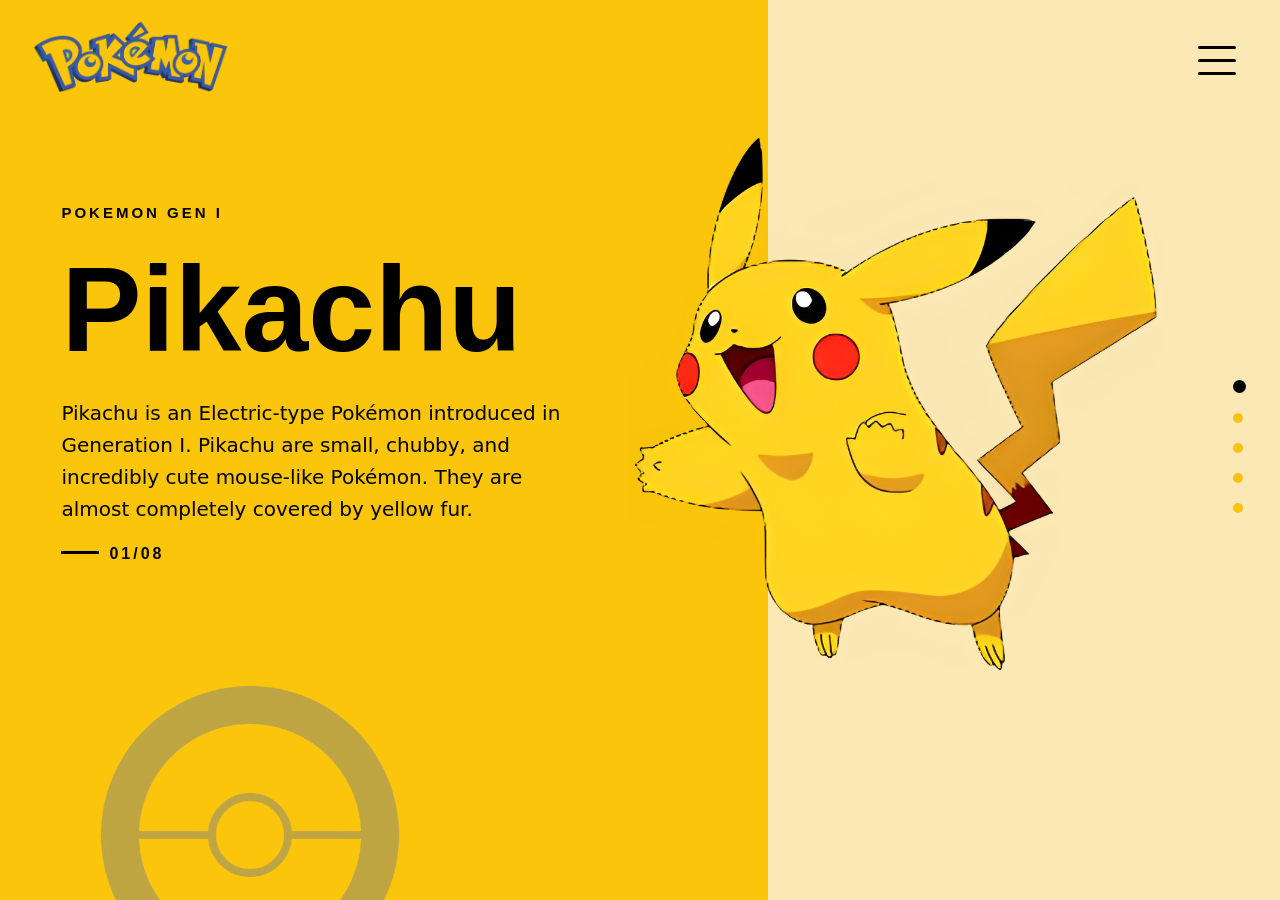
<file: Assignment1/easy/index.html>
<!doctype html>
<html lang="en">
  <head>
    <meta charset="UTF-8" />
    <meta name="viewport" content="width=device-width, initial-scale=1.0" />
    <title>Pokemon | Pikachu</title>
    <link rel="stylesheet" href="style.css" />
  </head>
  <body>
    <!-- half1 -->
      <div id="half1">
        <img id= "logo" src="./pokemon_logo.png" alt="pokemon_logo">

        <h6 class = "text">POKEMON GEN I</h6>
        <h1 class = "text">Pikachu</h1>
        <div id="p" class="text">
          Pikachu is an Electric-type Pokémon introduced in Generation I.
          Pikachu are small, chubby, and incredibly cute mouse-like Pokémon.
          They are almost completely covered by yellow fur.
        </div>
        <div id="h4" class="text">
          <div class="bar"></div>
          <h4>01/08</h4>
        </div>
      </div>


      <!-- half2 -->
      <div id="half2">
        <div id="menu">
          <div class="bar1"></div>
          <div class="bar1"></div>
          <div class="bar1"></div>
        </div>

        <div id="cluster">
          <div class="circle" style="background-color: #010101; width: 13px; height: 13px;"></div>
          <div class="circle"></div>
          <div class="circle"></div>
          <div class="circle"></div>
          <div class="circle"></div>
        </div>

      </div>

      <img id="pikachu" src="./pikachu.png" alt="pikachu">
      <img id="ball" src="./ball.png" alt="ball">

  </body>
</html>
</file>
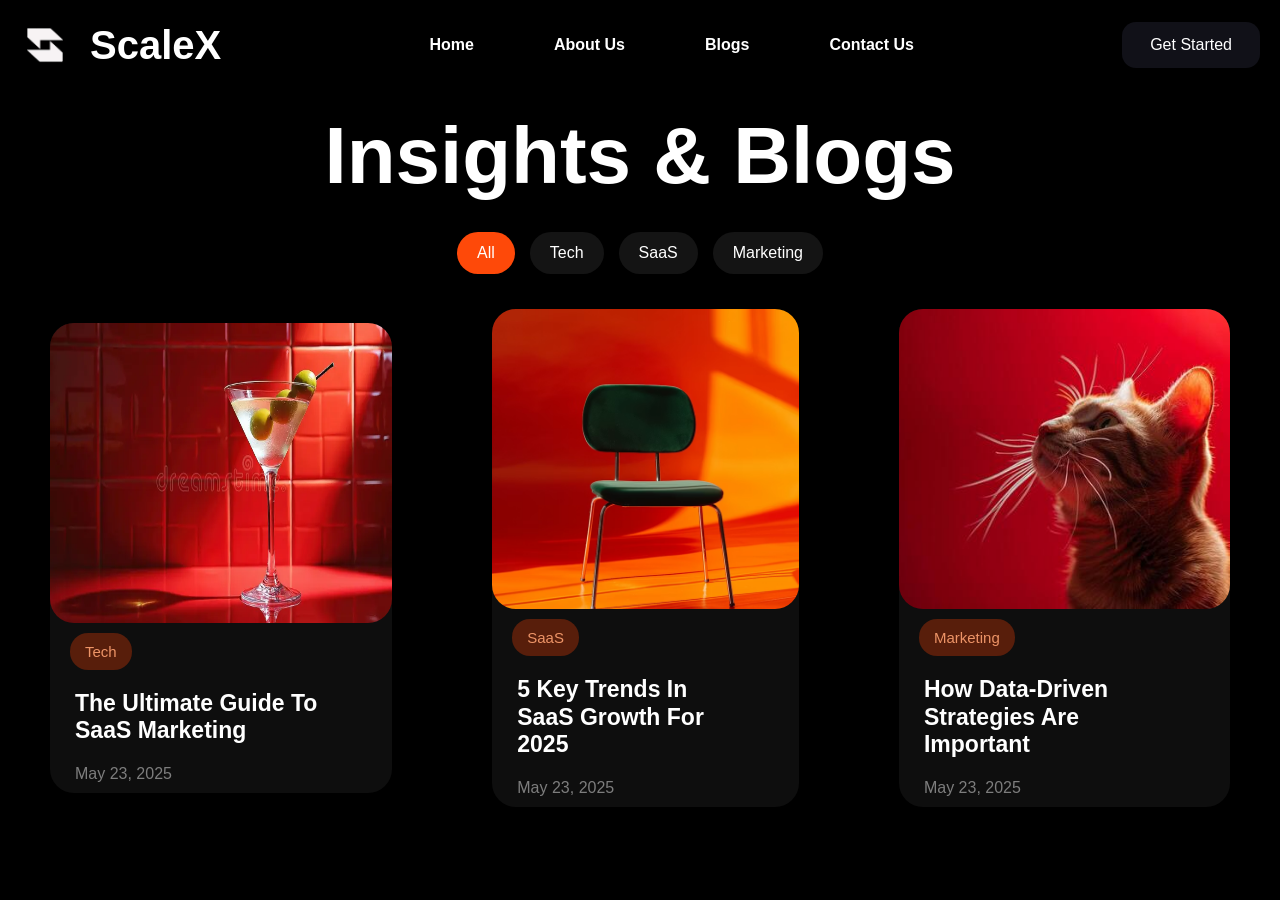
<file: Assignment2/easy/index.html>
<!doctype html>
<html lang="en">
  <head>
    <meta charset="UTF-8" />
    <meta name="viewport" content="width=device-width, initial-scale=1.0" />
    <title>ScaleX - Home</title>
    <link rel="shortcut icon" href="./image.png" type="image/x-icon" />
    <link rel="stylesheet" href="style.css">
  </head>
  <body>
    <!-- NAVBAR -->
    <div id="navbar">
      <!-- logo + name -->
      <div id="logo">
        <img id=logo-img src="./image.png" alt="logo" />
        <h1 style="font-size: 40px; font-family:'Gilroy', sans-serif;">ScaleX</h1>
      </div>

      <!-- navbar -->
      <div id="nav">
        <div class="nav-child">Home</div>
        <div class="nav-child">About Us</div>
        <div class="nav-child">Blogs</div>
        <div class="nav-child">Contact Us</div>
      </div>

      <button id="button">Get Started</button>
    </div>

    <!--  -->
    <h1 style="font-family: 'Poppins', sans-serif; font-weight: 700; font-size: 80px;text-align: center; margin-top: 20px;">Insights & Blogs</h1>

    <!-- BUTTON FLEXBOX -->
    <div id="optionsflex">
      <button class="options-child" style="background-color: #FE4909;">All</button>
      <button class="options-child">Tech</button>
      <button class="options-child">SaaS</button>
      <button class="options-child">Marketing</button>
    </div>

    <!-- CONTENT FLEXBOX -->
    <div id="content">
      <div class="content-child">
        <img class="card" src="./glass.png" alt="bar-glass">
        <h6 class="tag">Tech</h6>
        <h4 class="description">The Ultimate Guide To SaaS Marketing</h4>
        <h6 class="date">May 23, 2025</h6>
      </div>
      <div class="content-child">
        <div class="card"><img src="./chair.png" alt="chair"></div>
        <h6 class="tag">SaaS</h6>
        <h4 class="description">5 Key Trends In SaaS Growth For 2025</h4>
        <h6 class="date">May 23, 2025</h6>
      </div>
      <div class="content-child">
        <div class="card"><img src="./cat.png" alt="cat"></div>
        <h6 class="tag">Marketing</h6>
        <h4 class="description">How Data-Driven Strategies Are Important</h4>
        <h6 class="date">May 23, 2025</h6>
      </div>
    </div>

  </body>
</html>
</file>
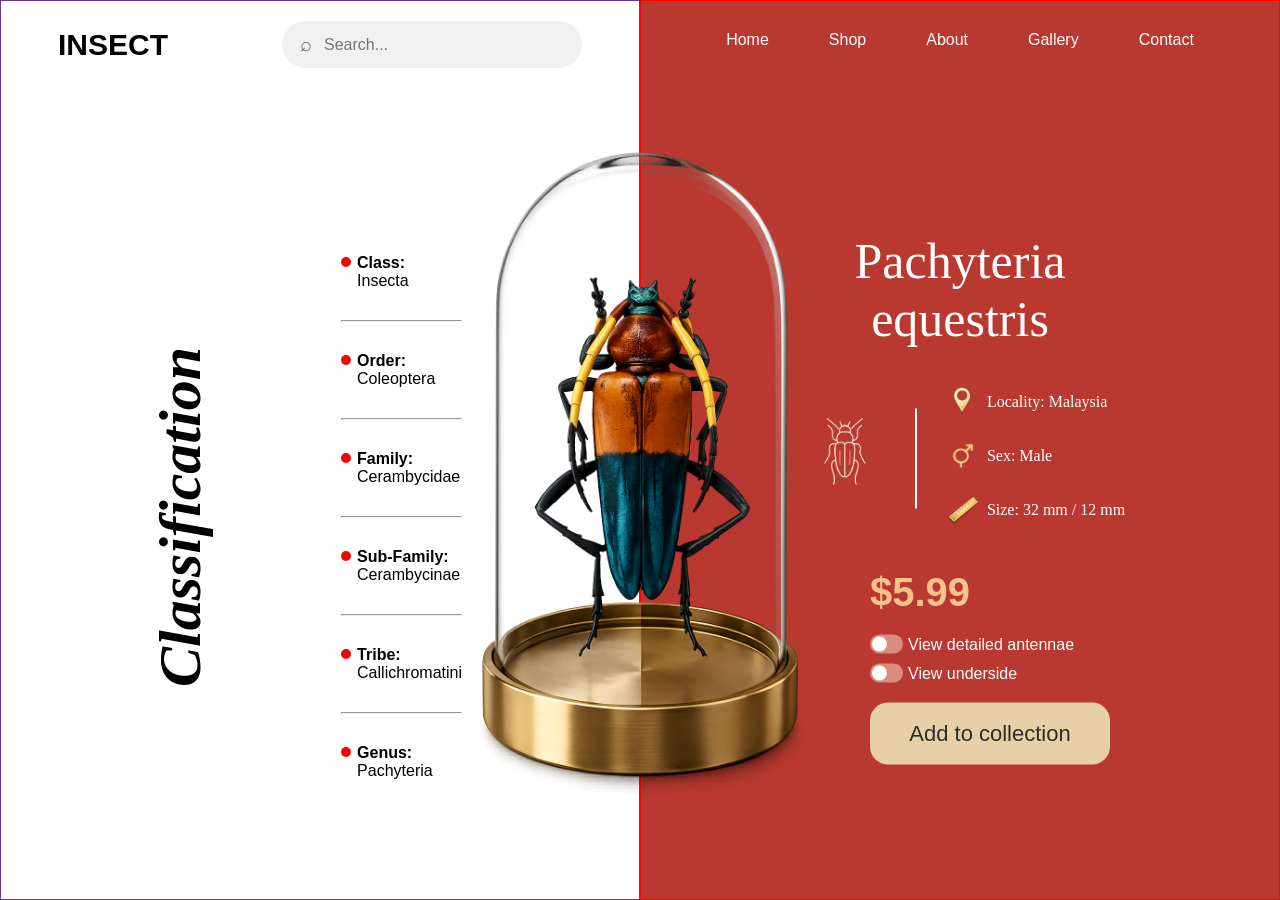
<file: Assignment2/INSECT/index.html>
<!DOCTYPE html>
<html lang="en">

<head>
    <meta charset="UTF-8">
    <meta name="viewport" content="width=device-width, initial-scale=1.0">
    <title>INSECT</title>
    <link rel="stylesheet" href="style.css">
</head>

<body>

    <!-- <div id="navbar">
        <div class="left-side">
            <div id="logo">
                <span style="font-family: 'Montserrat', sans-serif; font-weight: bolder; font-size: 30px;">INSECT</span>
            </div>
            <div style="display:flex; align-items:center; width:300px; background:#f1f1f1; padding:12px 18px; border-radius:40px; gap:12px;">

                <span style="font-size:20px; color:#666;">⌕</span>

                <input type="text" placeholder="Search..." style="border:none; outline:none; background:transparent;font-size:16px; width:100%; color:#333;">
            </div>
        </div>

        <div class="right-side">
            <div id="nav-tags">
            <div class="nav-tag">Home</div>
            <div class="nav-tag">Shop</div>
            <div class="nav-tag">About</div>
            <div class="nav-tag">Gallery</div>
            <div class="nav-tag">Contact</div>
            </div>
        </div>
    </div>

    <div id="main">
        <div class="left-side"></div>
        <div class="right-side">
            khgdfkjgsdkjfhsdkj
        </div>
    </div> -->

    <!-- LEFT-SIDE START -->
    <div id="left-side">
        <div id="navbar-l">
            <div id="logo">
                <span style="font-family: 'Montserrat', sans-serif; font-weight: bolder; font-size: 30px;">INSECT</span>
            </div>
            <div
                style="display:flex; align-items:center; width:300px; background:#f1f1f1; padding:12px 18px; border-radius:40px; gap:12px;">

                <span style="font-size:20px; color:#666;">⌕</span>

                <input type="text" placeholder="Search..."
                    style="border:none; outline:none; background:transparent;font-size:16px; width:100%; color:#333;">
            </div>
        </div>

        <div id="ls-down">
            <div id="ls-down-ls">Classification</div>
            <div id="ls-down-rs">
                <div style="display: flex; column-gap: 6px;">
                    <div
                        style="height: 10px; width: 10px; border-radius: 20px; background-color: red; position: relative; top: 3px">
                    </div>
                    <div>
                        <div style="font-weight: 600;">Class:</div>
                        <div>Insecta</div>
                    </div>
                </div>
                <hr>
                <div style="display: flex; column-gap: 6px;">
                    <div
                        style="height: 10px; width: 10px; border-radius: 20px; background-color: red; position: relative; top: 3px">
                    </div>
                    <div>
                        <div style="font-weight: 600;">Order:</div>
                        <div>Coleoptera</div>
                    </div>
                </div>
                <hr>
                <div style="display: flex; column-gap: 6px;">
                    <div
                        style="height: 10px; width: 10px; border-radius: 20px; background-color: red; position: relative; top: 3px">
                    </div>
                    <div>
                        <div style="font-weight: 600;">Family:</div>
                        <div>Cerambycidae</div>
                    </div>
                </div>
                <hr>
                <div style="display: flex; column-gap: 6px;">
                    <div
                        style="height: 10px; width: 10px; border-radius: 20px; background-color: red; position: relative; top: 3px">
                    </div>
                    <div>
                        <div style="font-weight: 600;">Sub-Family:</div>
                        <div>Cerambycinae</div>
                    </div>
                </div>
                <hr>
                <div style="display: flex; column-gap: 6px;">
                    <div
                        style="height: 10px; width: 10px; border-radius: 20px; background-color: red; position: relative; top: 3px">
                    </div>
                    <div>
                        <div style="font-weight: 600;">Tribe:</div>
                        <div>Callichromatini</div>
                    </div>
                </div>
                <hr>
                <div style="display: flex; column-gap: 6px;">
                    <div
                        style="height: 10px; width: 10px; border-radius: 20px; background-color: red; position: relative; top: 3px">
                    </div>
                    <div>
                        <div style="font-weight: 600;">Genus:</div>
                        <div>Pachyteria</div>
                    </div>
                </div>
            </div>

        </div>
    </div>
    <!-- LEFT-SIDE END -->

    <!-- RIGHT-SIDE START -->
    <div id="right-side">

        <div id="navbar-r">
            <div class="nav-tag">Home</div>
            <div class="nav-tag">Shop</div>
            <div class="nav-tag">About</div>
            <div class="nav-tag">Gallery</div>
            <div class="nav-tag">Contact</div>
        </div>

        <div id="rs-down">
            <div style="font-family: 'Cormorant Garamond', serif; color: white; font-weight: 500; font-size: 50px; text-align: center; width: 250px; ">Pachyteria equestris</div>

            <div style="display: flex; justify-content: center; align-items: center; column-gap: 20px;">
                <div><img style="height: 150px;" src="./ck.png" alt=""></div>

                <div style="height: 100px; width: 0px;border: 1px solid white;"></div>

                <div style="display: flex; flex-direction: column; justify-content: center; align-items: flex-start;">
                    <div style="display: flex;">
                        <div><img style="height: 50px;" src="./location.png" alt=""></div>
                        <div style="color: white; padding-top: 15px;">Locality: Malaysia</div>
                    </div>
                    <div style="display: flex;">
                        <div><img style="height: 50px;" src="./sex.png" alt=""></div>
                        <div style="color: white; padding-top: 15px;">Sex: Male</div>
                    </div>
                    <div style="display: flex;">
                        <div><img style="height: 50px;" src="./size.png" alt=""></div>
                        <div style="color: white; padding-top: 15px;">Size: 32 mm / 12 mm</div>
                    </div>
                </div>
            </div>

            <div style="display: flex; flex-direction: column; position: relative; left: 30px; row-gap: 20px;">
                <div style="font-family: 'Poppins', sans-serif; font-size: 40px; font-weight: 700; color: #f6c38b;margin: 0;">$5.99</div>
                <div style="display: flex; flex-direction: column; row-gap: 10px;">
                    <div style="display: flex; align-items: center; column-gap: 5px;">
                        <div class="toggle"></div>
                        <div style="font-family: 'Poppins', sans-serif; font-size: 16px; font-weight: 400; color: white;">View detailed antennae</div>
                    </div>
                    <div style="display: flex; align-items: center; column-gap: 5px;">
                        <div class="toggle"></div>
                        <div style="font-family: 'Poppins', sans-serif; font-size: 16px; font-weight: 400; color: white;">View underside</div>
                    </div>
                </div>

                <div><button class="collection-btn">Add to collection</button></div>
            </div>
        </div>

    </div>
    <!-- RIGHT-SIDE END -->

    <div style="position: absolute; left: 50%; height: 80%; transform: translate(-50%,16%);">
        <img style="height:99%;" src="./insect.png" alt="insect">
    </div>

</body>

</html>
</file>
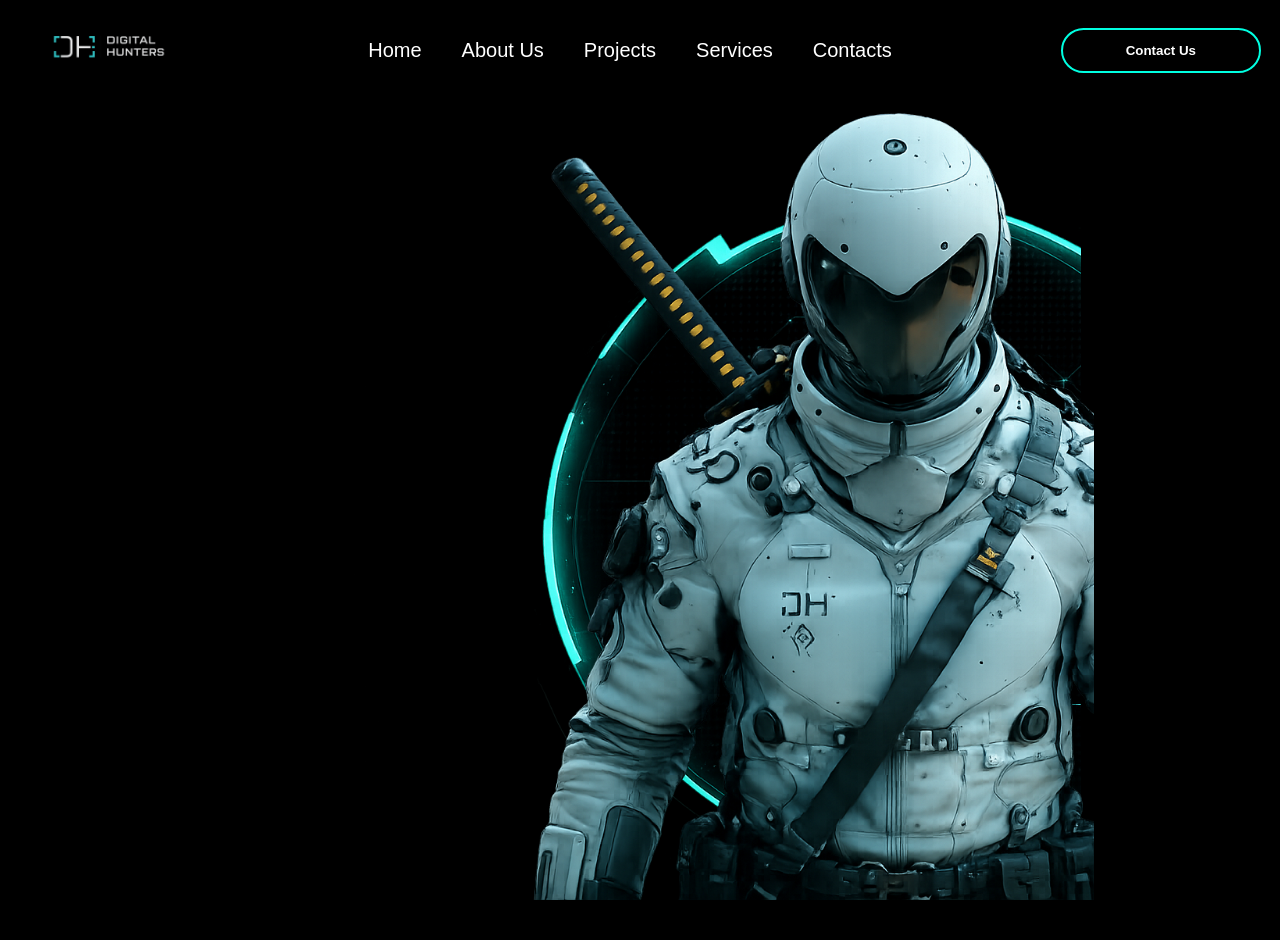
<file: Assignment3/D_hunter/index.html>
<!DOCTYPE html>
<html lang="en">

<head>
    <meta charset="UTF-8">
    <meta name="viewport" content="width=device-width, initial-scale=1.0">
    <title>Digital Hunter | Assigment 3</title>
    <link rel="stylesheet" href="style.css">
</head>

<body>
    <!-- NAVBAR -->
    <div id="navbar">
        
        <img style="height: 120px;" src="Assets/logo.png" alt="">

        <div class="nav-items">
            <div class="nav-item">Home</div>
            <div class="nav-item">About Us</div>
            <div class="nav-item">Projects</div>
            <div class="nav-item">Services</div>
            <div class="nav-item">Contacts</div>
        </div>
        <div>
            <button id="contact-us">Contact Us</button>
        </div>
    </div>

    <!-- MAIN -->
    <div id="main">
        <div id="left-right">
            <div id="left-side"></div>
            <div id="right-side">
                <div class="r-smal-box"></div>
                <div class="r-smal-box"></div>
                <div class="r-smal-box"></div>
            </div>
        </div>
        <div style="z-index: 0;
        height: 800px; width: calc(100% - 500px); position: absolute; left: 54%; top: 60%; transform: translate(-50%, -50%); background-image: url(Assets/ring.png); background-size: cover;"></div>
        <div style="z-index: 1;
        height: 800px; width: calc(100% - 500px); position: relative; left: 55%; transform: translate(-50%); background-image: url(Assets/ninja.png); background-size: cover;"></div>
    </div>

    <div id="project"></div>
    <div id="weWork"></div>
    <div id="footer"></div>

</body>

</html>
</file>
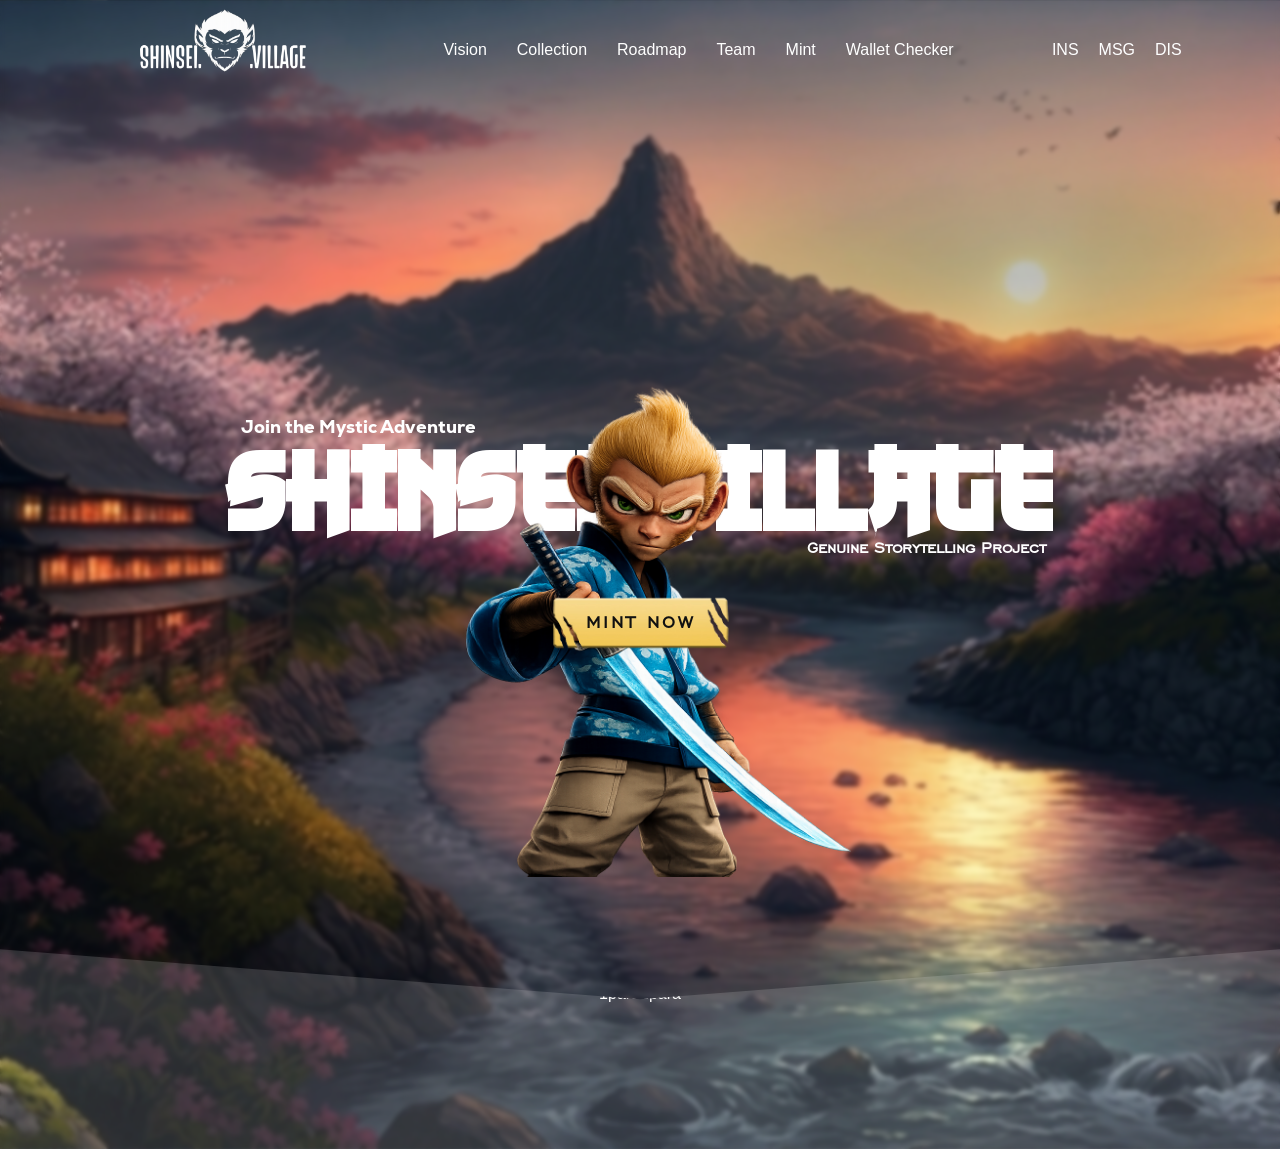
<file: Assignment3/shinsei/index.html>
<!DOCTYPE html>
<html lang="en">

<head>
    <meta charset="UTF-8">
    <meta name="viewport" content="width=device-width, initial-scale=1.0">
    <title>SHINSEI Village</title>
    <link rel="stylesheet" href="style.css">
    <style>
        @font-face {
            font-family: engraver;
            src: url(Assets/Fonts/EngraversGothic.otf);
        }
        @font-face {
            font-family: Nexa-light;
            src: url(Assets/Fonts/Nexa-ExtraLight.ttf);
        }
        @font-face {
            font-family: Nexa-heavy;
            src: url(Assets/Fonts/Nexa-Heavy.ttf);
        }
        @font-face {
            font-family: nuku;
            src: url(Assets/Fonts/nuku.ttf);
        }
    </style>
</head>

<body>
    <div style="width: 100%; height: 100px; background-color: rgba(255, 255, 255, 0); height: 100%; width: 100%; background: rgba(255, 255, 255, 0); backdrop-filter: blur(2px);">
        <div id="navbar">
            <!-- <div id="logo"> -->
            <img id="logo" src="Assets/Images/logo.png" alt="">
            <!-- </div> -->
            <div id="nav">
                <div class="nav-items">Vision</div>
                <div class="nav-items">Collection</div>
                <div class="nav-items">Roadmap</div>
                <div class="nav-items">Team</div>
                <div class="nav-items">Mint</div>
                <div class="nav-items">Wallet Checker</div>
            </div>
            <div id="socials">
                <div>INS</div>
                <div>MSG</div>
                <div>DIS</div>
            </div>
        </div>
    
    
        <div id="main">
            <div>
                <h5 style="font-family: Nexa-heavy; font-size: 18px; font-weight: bold; width:auto; position: relative; left: -120%;  bottom: -20px;">Join the Mystic Adventure</h5>
            </div>
            <div>
                <h1 style=" height:auto; font-family: nuku; font-size: 120px;">Shinsei Village</h1>
            </div>
            <div>
                <h5 style="font-family: engraver; font-size: 18px; font-weight: bold; width:auto; position: relative; left: 120%; top: -20px;">Genuine Storytelling Project</h5>
            </div>
            <div style="height: 10px;">
                <img style="position: relative; height: 500px; top: -200px; z-index: 1;" src="Assets/Images/monkey.png" alt="">
            </div>
        
            <button class="mint-btn">MINT NOW</button>          
        </div>

        <div id="footer">
            <!-- <div style="border-bottom-left-radius: 50% 120px; border-bottom-right-radius: 50% 120px; border: 3px solid red; width: 100%; height: 100px; background-color: rgba(255, 255, 255, 0);"></div> -->
            <div>Vision</div>
            <div>line</div>
            <div style="display: flex; justify-content: center; align-items: center;">
                <div>1para</div>
                <div>2para</div>
            </div>
        </div>
    </div>

</body>

</html>
</file>
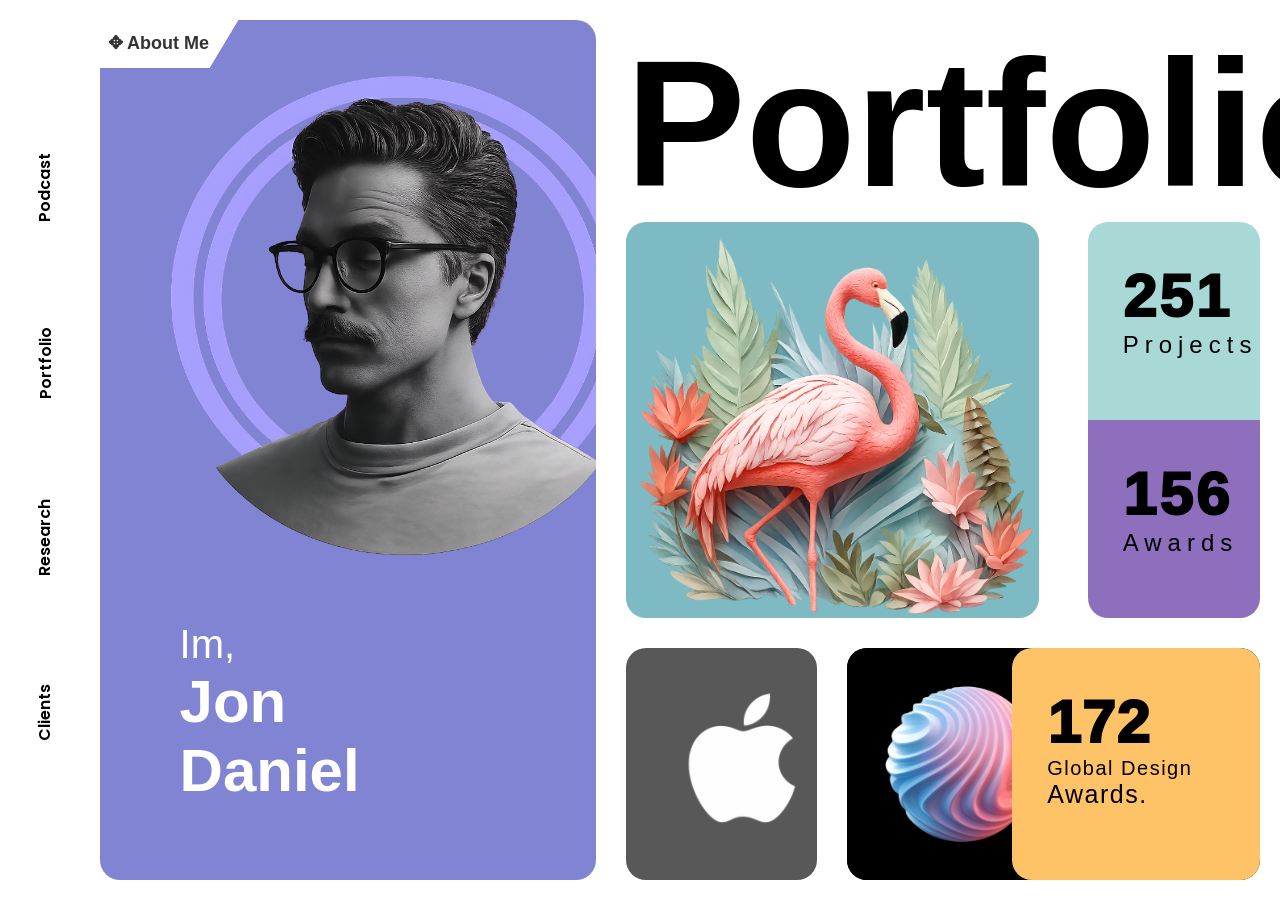
<file: Assignment4/portfolio/index.html>
<!DOCTYPE html>
<html lang="en">

<head>
    <meta charset="UTF-8">
    <meta name="viewport" content="width=device-width, initial-scale=1.0">
    <title>PORTFOLIO</title>
    <link rel="stylesheet" href="style.css">
    
</head>

<body>
    <div class="parent">
        <nav>
            <div class="nav-items">Podcast</div>
            <div class="nav-items">Portfolio</div>
            <div class="nav-items">Research</div>
            <div class="nav-items">Clients</div>
        </nav>
        <main>
            <div class="about-tab">
                ✥ About Me
            </div>
            <div style="background-image: url(Assets/man.png); background-size: cover; height: 70%; width: 100%; background-color: transparent; border-radius: 20px;"></div>
            <div class="name" style="padding-left: 80px; position: relative;">
                <span>Im,</span>
                <h1>Jon</h1>
                <h1>Daniel</h1>
            </div>
        </main>
        <div class="portfolioN">
            <h1>Portfolio</h1>
        </div>
        <div class="bird"></div>
        <div class="proAwd">
            <div style="height: 50%; width: 90%; background-color: #A9D9D7; padding: 40px 0px 0px 35px; border-radius: 20px 20px 0px 0px;">
                <p style="font-family: Gilroy, sans-serif; font-weight: 1000; font-size: 60px; text-align: left; letter-spacing: 3px;">251</p>
                <p style="font-family: Gilroy, sans-serif; font-weight: 400; font-size: 24px; text-align: left; letter-spacing: 6px;">Projects</p>
            </div>
            <div style="height: 50%; width: 90%; background-color: #8E6FBE; padding: 40px 0px 0px 35px; border-radius: 0px 0px 20px 20px;">
                <p style="font-family: Gilroy, sans-serif; font-weight: 1000; font-size: 60px; text-align: left; letter-spacing: 3px;">156</p>
                <p style="font-family: Gilroy, sans-serif; font-weight: 400; font-size: 24px; text-align: left; letter-spacing: 6px;">Awards</p>
            </div>
        </div>
        <div class="clients"></div>
        <div class="sphere">
            <div style="background-image: url(Assets/sphere.png); background-size: cover; height: 100%; width: 40%; background-color: black; border-radius: 20px;"></div>
            <div style="height: 100%; width: 60%; background-color: #FEC267; border-radius: 20px; padding: 40px 0px 0px 35px;">
                <p style="font-family: Gilroy, sans-serif; font-weight: 1000; font-size: 60px; text-align: left; letter-spacing: 1px;">172</p>
                <p style="font-family: Gilroy, sans-serif; font-weight: 400; font-size: 20px; text-align: left; letter-spacing: 1.5px;">Global Design</p>
                <p style="font-family: Gilroy, sans-serif; font-weight: 400; font-size: 25px; text-align: left;letter-spacing: 1.5px;">Awards.</p>
            </div>
        </div>
    </div>
</body>

</html>
</file>
<file: Assignment1/easy/style.css>
* {
  margin: 0;
  padding: 0;
  box-sizing: border-box;
}
html,
body {
  height: 100%;
  width: 100%;
}
/* 
using:
- `position: relative`
- `position: absolute`
*/

.bar {
  width: 38px;
  height: 3px;
  position: absolute;
  background-color: black;
  margin: 6px 0;
}

#half1{
    height: 100%;
    width: 60%;
    background-color: #FBC50B;
}

#half2{
    height: 100%;
    width: 40%;
    background-color: #FBE8B5;
    position: absolute;
    top: 0%;
    left: 60%;
}

#logo{
    height: 200px;
    position: relative;
    top: -5%;
}

h6{
    font-size: 15px;
    font-family: 'Gill Sans', 'Gill Sans MT', Calibri, 'Trebuchet MS', sans-serif;
    font-weight: bold;
    letter-spacing: 3px;
}
h1{
    font-size: 120px;
    font-family: Arial, Helvetica, sans-serif;
    font-weight: bold;

}
h4{
    font-family: 'Gill Sans', 'Gill Sans MT', Calibri, 'Trebuchet MS', sans-serif;
    margin-left: 48px;
    letter-spacing: 3px;
}
#pikachu{
    position: absolute;
    /* top: 0%; */
    /* transform: translate(-50%, -50%); */
    top: -5%;
    left: 35%;
    scale: 0.6;
}
.text{
    margin-left: 8%;
    margin-bottom:2.5% ;
}
#p{
    font-family: system-ui, -apple-system, BlinkMacSystemFont, 'Segoe UI', Roboto, Oxygen, Ubuntu, Cantarell, 'Open Sans', 'Helvetica Neue', sans-serif;
    text-align: left;
    font-size: 20px;
    /* border: 2px, solid crimson; */
    max-width: 500px;
    /* margin: 0 auto; */
    line-height: 1.6;
}


/* menu */
#menu{
    position: absolute;
    left: 82%;
    top: 4%;

}

.bar1 {
    width: 38px;
    height: 3px;
    border-radius: 15px;
    position: relative;
    background-color: black;
    margin: 10px ;
}


/* small 5 circles */
#cluster{
    position: absolute;
    left: 87%;
    top: 40%;

}

.circle {
    background-color: #FBC20F;
    width: 10px;
    height: 10px;
    border-radius: 20px;
    position: relative;
    margin: 20px ;
}


/* pokemon ball */
#ball{
    position: fixed;
    /* top: 0%; */
    /* transform: translate(-50%, -50%); */
    top: 65%;
    /* left: 0%; */
    scale: 0.6;
    filter: contrast(50%);
}
</file>
<file: Assignment2/easy/style.css>
* {
  margin: 0;
  padding: 0;
  box-sizing: border-box;
}
html,
body {
  height: 100%;
  width: 100%;
  background-color: black;
  color: white;
}

/* contains all */
#navbar {
  /* border: 2px solid red; */
  display: flex;
  align-items: center;
  justify-content: space-between;
}

/* contains logo + name */
#logo {
  /* border: 2px solid red; */
  display: flex;
  align-items: center;
}
/* only logo image */
#logo-img {
  height: 90px;
  width: 90px;
}

/* navbar content */
#nav {
  /* border: 5px solid red; */
  display: flex;
  align-items: center;
  justify-content: space-evenly;
  column-gap: 60px;
}

.nav-child {
  font-family: "Poppins", sans-serif;
  font-weight: bold;
  font-size: 16px;
  color: white;
  padding: 0px 10px 0px 10px;
}

/* Get Started */
#button {
  margin-right: 20px;
  background-color: #111118;
  color: white;
  border: none;
  padding: 14px 28px;
  border-radius: 14px;
  font-family: "Poppins", sans-serif;
  font-size: 16px;
  font-weight: 500;
  transition: 0.3s ease;
}

button:hover {
  background-color: #1b1b24;
  transform: translateY(-2px);
}

/* BUTTON FLEXBOX */
#optionsflex {
  /* border: 5px solid red; */
  margin-top: 30px;
  margin-bottom: 25px;
  display: flex;
  align-items: center;
  justify-content: center;
  column-gap: 15px;
}
.options-child {
  /* margin-right: 20px; */
  background-color: #141414;
  color: white;
  border: none;
  padding: 12px 20px;
  border-radius: 25px;
  font-family: "Poppins", sans-serif;
  font-size: 16px;
  font-weight: 500;
  transition: 0.3s ease;
}

/* CONTENT FLEXBOX */
#content {
  /* border: 5px solid red; */
  display: flex;
  align-items: center;
  justify-content: space-around;
  column-gap: 100px;
  padding: 0px 50px 0px 50px;
}
.content-child {
  /* border: 2px solid red; */
  background-color: #0e0e0e;
  border-radius: 24px;
  margin-top: 10px;
  /* padding: 0px; */
  /* margin-bottom: 30px; */
  display: flex;
  flex-direction: column;

  align-items: flex-start;
  justify-content: center;
  column-gap: 15px;
}

.card {
  width: 100%;
  height: 300px;
  border-radius: 24px;
  overflow: hidden;
}

.card img {
  width: 100%;
  height: 100%;
  object-fit: cover;
  display: block;
}

.tag {
  background-color: #581e0b;
  margin: 10px 20px;
  color: #ed9467;
  border: none;
  padding: 10px 15px;
  border-radius: 18px;
  font-family: "Poppins", sans-serif;
  font-size: 15px;
  font-weight: 300;
  transition: 0.3s ease;
}
.description {
  font-family: "Poppins", sans-serif;
  font-weight: 600;
  font-size: 23px;
  line-height: 1.2;
  margin: 10px 15px;
  width: 80%;
  padding: 0px 10px;
  color: white;
}
.date {
  font-family: "Poppins", sans-serif;
  font-size: 16px;
  font-weight: 400;
  margin: 10px 15px;
  width: 80%;
  padding: 0px 10px;
  color: #7d7d7d;
}
</file>
<file: Assignment2/INSECT/style.css>
* {
    margin: 0;
    padding: 0;
    box-sizing: border-box;
}

html,
body {
    height: 100%;
    width: 100%;
    display: flex;
}

/* LEFT-SIDE */
#left-side {
    border: 1px solid rebeccapurple;

    width: 50%;
    height: 100%;

    background-color: white;

}

#navbar-l {
    display: flex;
    justify-content: space-around;
    align-items: center;

    margin-top: 20px;

}

#ls-down {
    display: flex;
    justify-content: flex-start;
    align-items: center;
    column-gap: 0px;

    position: relative;
    top: 50%;
    transform: translateY(-50%);


}

#ls-down-ls {
    font-family: 'Cormorant Garamond', serif;
    font-style: italic;
    font-weight: bolder;
    rotate: -90deg;
    text-align: center;
    font-size: 60px;
    height: 50px;

    /* position: relative; */
    /* left: -50px; */
    /* top: 270px; */
}

#ls-down-rs {
    display: flex;
    flex-direction: column;
    row-gap: 30px;

    /* position: relative; */
    /* top: 100px; */

    font-family: 'Poppins', sans-serif;
}





/* RIGHT-SIDE */
#right-side {
    border: 1px solid red;

    width: 50%;
    height: 100%;

    background-color: #B93930;


}


#navbar-r {
    display: flex;
    justify-content: center;
    align-items: center;
    column-gap: 60px;

    margin-top: 30px;


}

.nav-tag {
    font-family: 'Poppins', sans-serif;
    font-weight: 500;
    color: white;

}

#rs-down {
    display: flex;
    flex-direction: column;
    row-gap: 30px;

    justify-content: center;
    align-items: center;

    position: relative;
    top: 50%;
    transform: translateY(-50%);
    /* top: 100px; */

}




.toggle{
    width: 33px;
    height: 19px;
    background: #d98d7d;
    border-radius: 30px;
    position: relative;
}

.toggle::before{
    content: "";
    width: 15px;
    height: 15px;
    background: white;
    border-radius: 50%;
    position: absolute;
    top: 2px;
    left: 2px;
}

.collection-btn{
    width: 240px;
    padding: 18px 0;
    border: none;
    border-radius: 18px;

    background: #e7d0a7;
    color: #2c2c2c;

    font-family: 'Poppins', sans-serif;
    font-size: 22px;
    font-weight: 400;

    cursor: pointer;
}
</file>
<file: Assignment3/D_hunter/style.css>
* {
    margin: 0;
    padding: 0;
    box-sizing: border-box;
}

html,
body {
    height: 100%;
    width: 100%;

    background-color: black;
    color: white;

    font-family: 'Franklin Gothic Medium', 'Arial Narrow', Arial, sans-serif;
}

/* NAVBAR */
#navbar{
    height: 100px;
    width: 100%;

    display: flex;
    justify-content: space-evenly;
    align-items: center;

    column-gap: 150px;
}

.nav-items{
    display: flex;
    justify-content: space-evenly;
    align-items: center;
    column-gap: 40px;

}

.nav-item{
    /* position: relative;
    width: fit-content; */

    font-size: 20px;

    /* margin: auto auto; */

    /* padding-bottom: 25px; */
}


#contact-us{
    height: 45px;
    width: 200px;

    background-color: black;
    color: white;
    font-weight: 900;

    border: 2px solid #00ffe1;
    border-radius: 24px;
}


/* MAIN */
#main{
    /* height: calc(90%-200px); */
}

#left-right{
    display: flex;
    
}
</file>
<file: Assignment3/shinsei/style.css>
* {
    margin: 0;
    padding: 0;
    box-sizing: border-box;
}

html,
body {
    height: 113%;
    width: 100%;

    background-image: url("Assets/Images/bgImg.png");
    background-size: cover;
    background-position: center;
    /* background-repeat: no-repeat; */

    color: white;
    font-family: 'Inter', sans-serif;

}

#navbar {
    height: 100px;
    width: 100%;
    display: flex;
    justify-content: space-evenly;
    align-items: center;
}

#logo {
    height: 100px;
}

#nav {
    display: flex;
    justify-content: center;
    align-items: center;

    column-gap: 30px;


}

#socials {
    display: flex;
    justify-content: center;
    align-items: center;

    column-gap: 20px;
}






#main {
    z-index: 1;
    /* margin-top: 1px; */
    height: calc(100% - 100px - 200px);
    /* height: calc(100%-100px); */
    /* width: 100%; */
    display: flex;
    flex-direction: column;
    justify-content: center;
    align-items: center;

    /* border: 3px solid red; */
    /* border-bottom-left-radius: 50% 120px; border-bottom-right-radius: 50% 120px; */
    /* border-bottom-left-radius: 50% 120px;
    border-bottom-right-radius: 50% 120px; */
    /* ↑ elliptical radius trick    ↑ vertical depth */

}

.mint-btn {
    z-index: 2;

    width: 260px;
    height: 70px;

    border: none;
    cursor: pointer;

    background: url("Assets/Images/miniButton.png");
    background-size: contain;
    background-position: center;
    background-repeat: no-repeat;

    font-size: 20px;
    font-weight: bold;
    letter-spacing: 3px;
    color: #111;

    font-family: engraver;
}


#footer {
    /* margin-top: 1px; */
    z-index: 0;
    /* height: auto; */


    /* background-color: #2a2436; */

    display: flex;
    flex-direction: column;
    justify-content: flex-start;
    align-items: center;

    /* position: relative; */
    /* top: -50%; */

    width: 100%;
    height: 200px;
    /* Extra top padding for the curve space */

    /* Translucent Glassmorphism Effect */
    background: rgba(255, 255, 255, 0.15);
    backdrop-filter: blur(10px);
    -webkit-backdrop-filter: blur(10px);

    /* Inward Concave Top Side Curve */
    /* Points: Top-Left, Curve-Control-Point, Top-Right, Bottom-Right, Bottom-Left */
    clip-path: polygon(0% 0%,
            50% 25%,
            100% 0%,
            100% 100%,
            0% 100%);

    /* Optional: Standard borders fail with clip-path, use SVGs if borders are required */
    box-shadow: 0 8px 32px 0 rgba(0, 0, 0, 0.2);


}
</file>
<file: Assignment4/portfolio/style.css>
@import url('https://fonts.googleapis.com/css2?family=Poppins:wght@800&display=swap');
* {
    margin: 0;
    padding: 0;
    box-sizing: border-box;
}

html,
body {
    height: 100%;
    width: 100%;
}

body {
    padding: 20px;
}


.parent {
    height: 100%;
    width: 100%;

    display: grid;
    grid-template-columns: 4% 40% 1fr 1fr 1fr;
    grid-template-rows: 20% 46% 27%;
    grid-template-areas:
        "nav main portfolioN portfolioN portfolioN"
        "nav main bird bird proAwd"
        "nav main clients sphere sphere";

    gap: 30px;
}

nav {
    grid-area: nav;
    height: 100%;
    width: 100%;

    background-color: white;

    display: flex;
    flex-direction: column;
    justify-content: center;
    align-items: center;

    row-gap: 150px;



    /* transform: rotate(90deg); */
}

.nav-items {
    font-family: "Poppins", sans-serif;
    font-weight: 600;

    transform: rotate(-90deg);
}



main {
    grid-area: main;
    height: 100%;
    width: 100%;

    background-color: #8184D2;

    border-radius: 20px;

}
.about-tab{
    position:absolute;
    top:2%;
    left:7%;

    width:150px;
    height:50px;

    background:white;
    color:#333;

    display:flex;
    align-items:center;
    gap:8px;

    padding-left:18px;

    font-size:18px;
    font-weight:600;
    font-family:Arial, sans-serif;

    border-radius:0 0 25px 0;

    clip-path: polygon(
        0 0,
        100% 0,
        80% 100%,
        0 100%
    );
}

.name span{
    font-size:40px;
    color:white;
    font-family: "Gilroy", sans-serif;
    font-weight: 300;
}

.name h1{
    margin:0;
    font-size:60px;
    color:white;
    font-weight:bold;
    font-family: "Gilroy", sans-serif;
    font-weight: 700;
}



.portfolioN {
    grid-area: portfolioN;
    height: 100%;
    width: 100%;

    font-family: "Gilroy", sans-serif;
    font-weight: 600;
    font-size: 90px;

    border-radius: 20px;

}

.bird {
    grid-area: bird;
    height: 100%;
    width: 100%;

    background-color: #7EBAC3;
    background-image: url(Assets/bird.png);
    background-size: cover;

    border-radius: 20px;
}

.proAwd {
    grid-area: proAwd;
    height: 100%;
    width: 100%;

    /* background-color: blue; */

    display: flex;
    position: relative;
    flex-direction: column;
    justify-content: center;
    align-items: flex-end;

    border-radius: 20px;
}

.clients {
    grid-area: clients;
    height: 100%;
    width: 100%;

    background-color: #585858;
    background-image: url(Assets/apple.png);
    background-size: cover;

    border-radius: 20px;
}

.sphere {
    grid-area: sphere;
    height: 100%;
    width: 100%;
    background-color: black;

    border-radius: 20px;

    display: flex;
    position: relative;
    justify-content: center;
    align-items: center;
}
</file>
